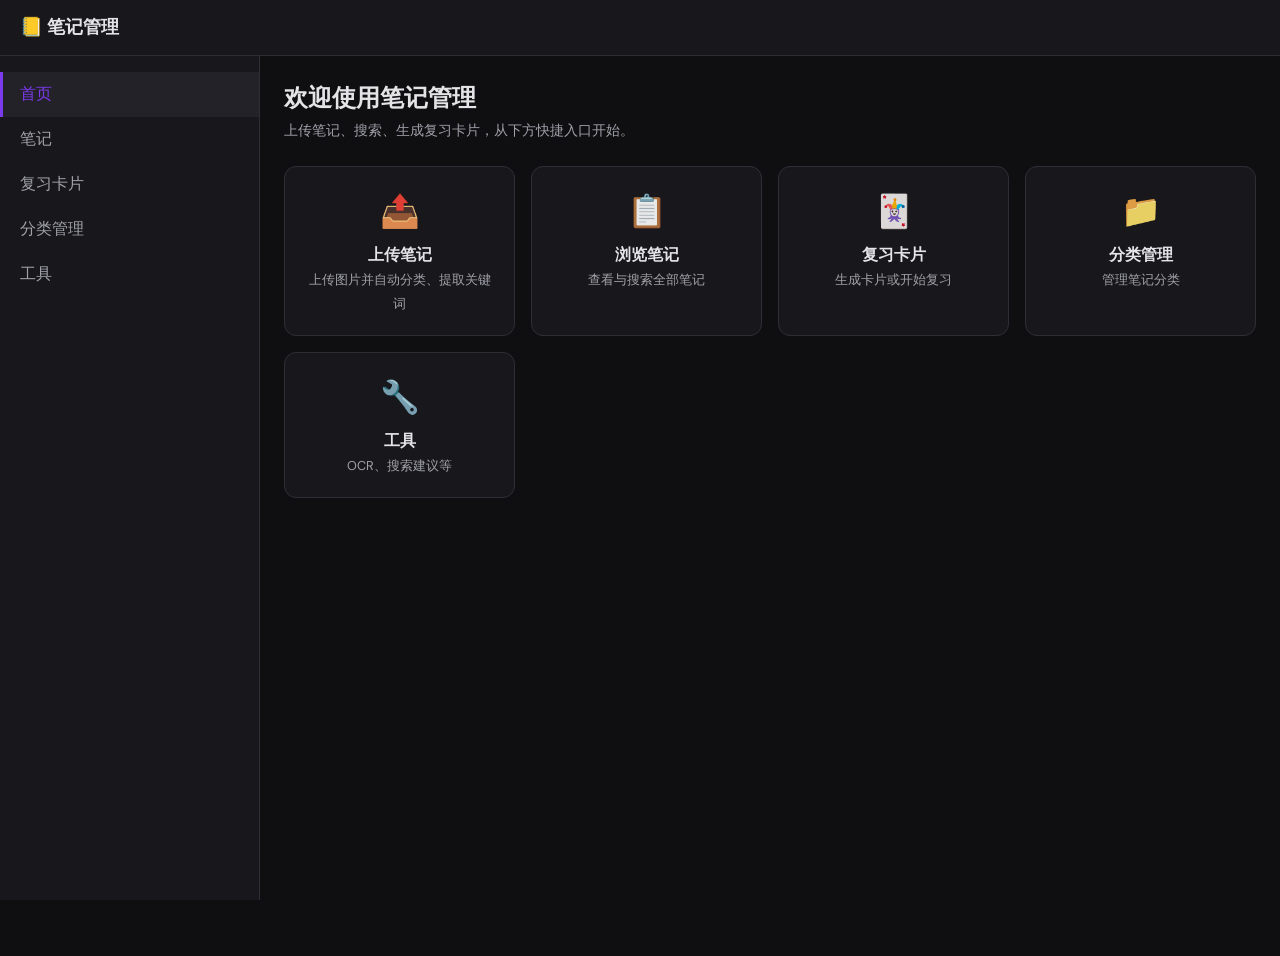
<file: app/static/index.html>
<!DOCTYPE html>
<html lang="zh-CN">
<head>
  <meta charset="UTF-8">
  <meta name="viewport" content="width=device-width, initial-scale=1">
  <title>首页 - 笔记管理</title>
  <link rel="preconnect" href="https://fonts.googleapis.com">
  <link rel="preconnect" href="https://fonts.gstatic.com" crossorigin>
  <link href="https://fonts.googleapis.com/css2?family=DM+Sans:wght@400;500;600;700&display=swap" rel="stylesheet">
  <link rel="stylesheet" href="common.css">
</head>
<body>
  <header class="app-header">
    <div class="logo">
      <a href="index.html">📒 笔记管理</a>
    </div>
    <button type="button" class="nav-toggle" id="nav-toggle" aria-label="打开菜单">
      <svg width="24" height="24" fill="none" stroke="currentColor" stroke-width="2" viewBox="0 0 24 24"><path d="M4 6h16M4 12h16M4 18h16"/></svg>
    </button>
  </header>

  <div class="overlay" id="overlay"></div>
  <aside class="sidebar" id="sidebar">
    <nav>
      <ul>
        <li><a href="index.html" class="active">首页</a></li>
        <li><a href="notes.html">笔记</a></li>
        <li><a href="cards.html">复习卡片</a></li>
        <li><a href="categories.html">分类管理</a></li>
        <li><a href="tools.html">工具</a></li>
      </ul>
    </nav>
  </aside>

  <main class="main-wrap">
    <div class="page-header">
      <h1>欢迎使用笔记管理</h1>
      <p>上传笔记、搜索、生成复习卡片，从下方快捷入口开始。</p>
    </div>

    <div class="dash-cards">
      <a href="notes.html#upload" class="dash-card">
        <span class="icon">📤</span>
        <span>上传笔记</span>
        <small>上传图片并自动分类、提取关键词</small>
      </a>
      <a href="notes.html" class="dash-card">
        <span class="icon">📋</span>
        <span>浏览笔记</span>
        <small>查看与搜索全部笔记</small>
      </a>
      <a href="cards.html" class="dash-card">
        <span class="icon">🃏</span>
        <span>复习卡片</span>
        <small>生成卡片或开始复习</small>
      </a>
      <a href="categories.html" class="dash-card">
        <span class="icon">📁</span>
        <span>分类管理</span>
        <small>管理笔记分类</small>
      </a>
      <a href="tools.html" class="dash-card">
        <span class="icon">🔧</span>
        <span>工具</span>
        <small>OCR、搜索建议等</small>
      </a>
    </div>
  </main>

  <script>
    (function () {
      var toggle = document.getElementById('nav-toggle');
      var sidebar = document.getElementById('sidebar');
      var overlay = document.getElementById('overlay');
      function open() {
        sidebar.classList.add('open');
        overlay.classList.add('open');
      }
      function close() {
        sidebar.classList.remove('open');
        overlay.classList.remove('open');
      }
      toggle && toggle.addEventListener('click', open);
      overlay && overlay.addEventListener('click', close);
    })();
  </script>
</body>
</html>
</file>
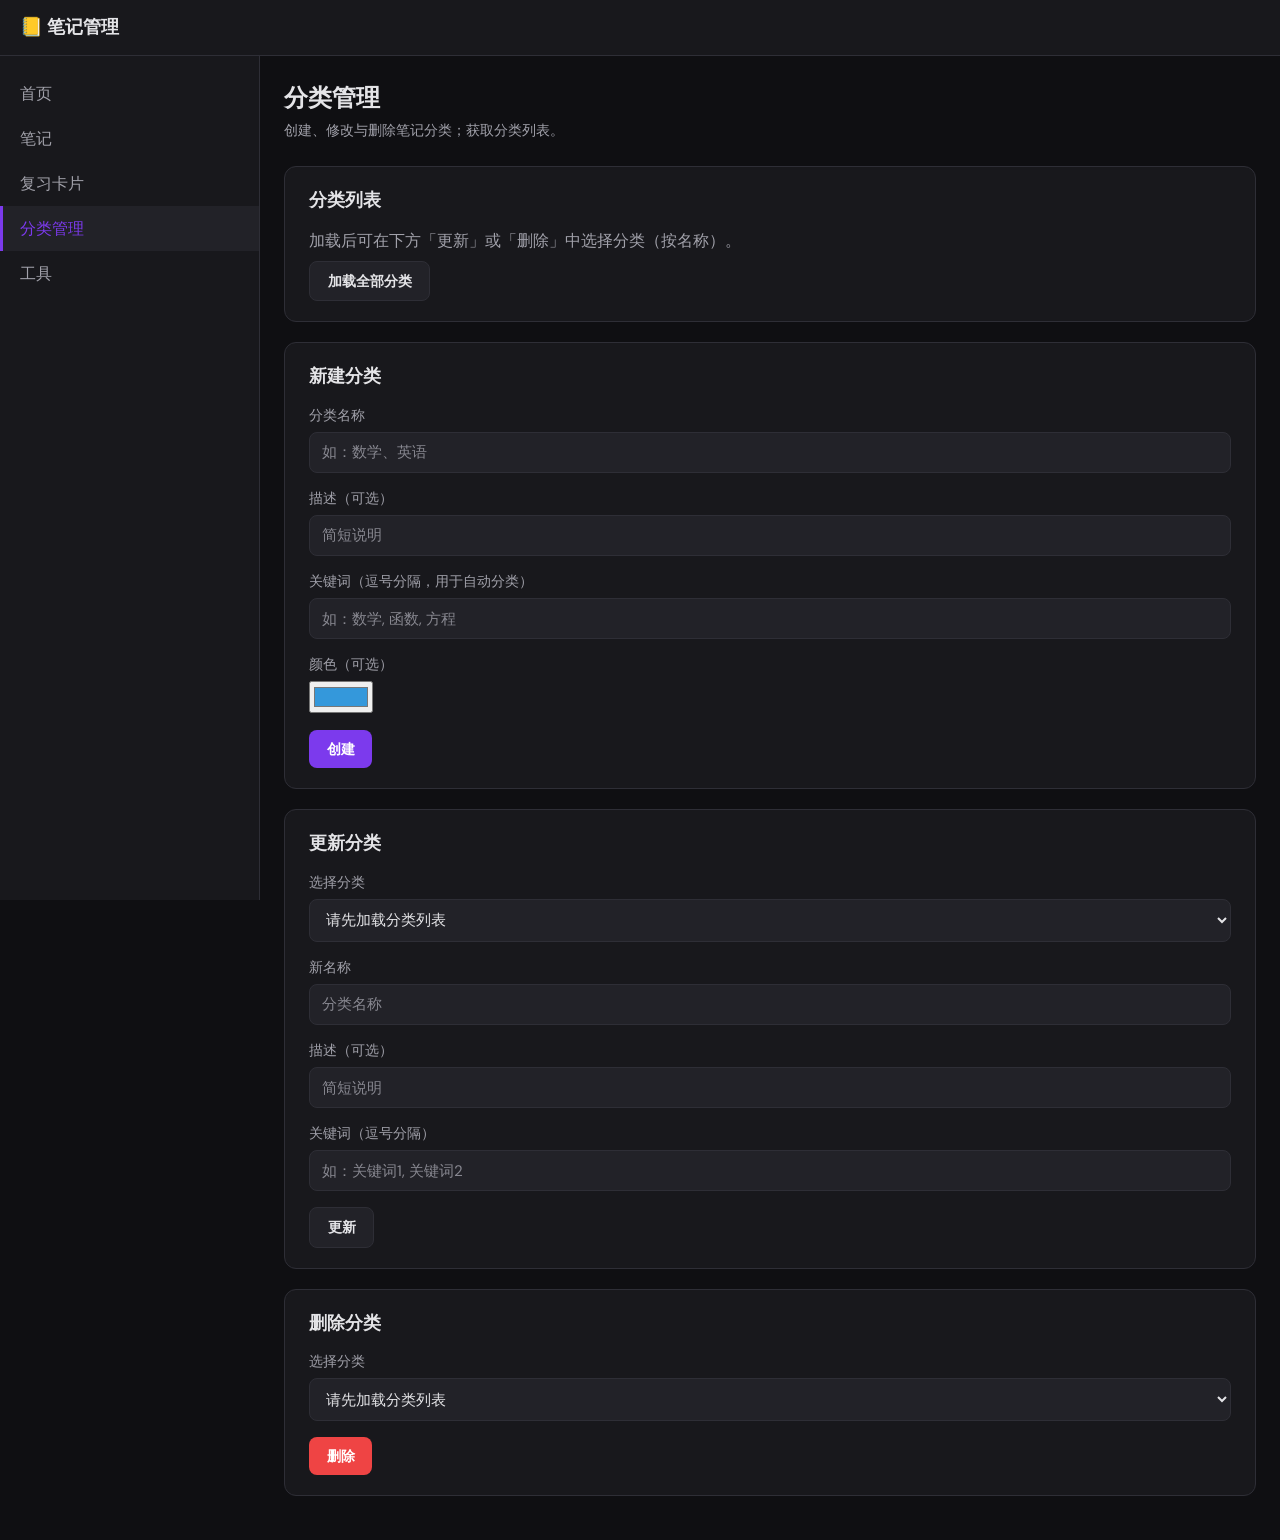
<file: app/static/categories.html>
<!DOCTYPE html>
<html lang="zh-CN">
<head>
  <meta charset="UTF-8">
  <meta name="viewport" content="width=device-width, initial-scale=1">
  <title>分类管理 - 笔记管理</title>
  <link rel="preconnect" href="https://fonts.googleapis.com">
  <link rel="preconnect" href="https://fonts.gstatic.com" crossorigin>
  <link href="https://fonts.googleapis.com/css2?family=DM+Sans:wght@400;500;600;700&display=swap" rel="stylesheet">
  <link rel="stylesheet" href="common.css">
</head>
<body>
  <header class="app-header">
    <div class="logo">
      <a href="index.html">📒 笔记管理</a>
    </div>
    <button type="button" class="nav-toggle" id="nav-toggle" aria-label="打开菜单">
      <svg width="24" height="24" fill="none" stroke="currentColor" stroke-width="2" viewBox="0 0 24 24"><path d="M4 6h16M4 12h16M4 18h16"/></svg>
    </button>
  </header>

  <div class="overlay" id="overlay"></div>
  <aside class="sidebar" id="sidebar">
    <nav>
      <ul>
        <li><a href="index.html">首页</a></li>
        <li><a href="notes.html">笔记</a></li>
        <li><a href="cards.html">复习卡片</a></li>
        <li><a href="categories.html" class="active">分类管理</a></li>
        <li><a href="tools.html">工具</a></li>
      </ul>
    </nav>
  </aside>

  <main class="main-wrap">
    <div class="page-header">
      <h1>分类管理</h1>
      <p>创建、修改与删除笔记分类；获取分类列表。</p>
    </div>

    <section class="card">
      <h2>分类列表</h2>
      <p class="text-muted mb-0 mt-1">加载后可在下方「更新」或「删除」中选择分类（按名称）。</p>
      <div class="btn-group mt-1">
        <button type="button" id="categories-btn" class="btn btn-secondary">加载全部分类</button>
      </div>
      <div id="categories-list" class="mt-2" style="display:none;"></div>
      <div id="categories-advanced" style="display:none;"><span class="advanced-toggle" data-target="categories-raw">▼ 查看原始响应</span><pre id="categories-raw" class="raw-json" style="display:none;"></pre></div>
    </section>

    <section class="card">
      <h2>新建分类</h2>
      <div class="form-group">
        <label>分类名称</label>
        <input type="text" id="create-cat-name" placeholder="如：数学、英语" required />
      </div>
      <div class="form-group">
        <label>描述（可选）</label>
        <input type="text" id="create-cat-desc" placeholder="简短说明" />
      </div>
      <div class="form-group">
        <label>关键词（逗号分隔，用于自动分类）</label>
        <input type="text" id="create-cat-keywords" placeholder="如：数学, 函数, 方程" />
      </div>
      <div class="form-group">
        <label>颜色（可选）</label>
        <input type="color" id="create-cat-color" value="#3498db" style="width:4rem;height:2rem;" />
      </div>
      <div class="btn-group">
        <button type="button" id="create-cat-btn" class="btn btn-primary">创建</button>
      </div>
      <div id="create-cat-readable" class="result-readable" style="display:none;"></div>
      <div id="create-cat-advanced" style="display:none;"><span class="advanced-toggle" data-target="create-cat-raw">▼ 查看原始响应</span><pre id="create-cat-raw" class="raw-json" style="display:none;"></pre></div>
    </section>

    <section class="card">
      <h2>更新分类</h2>
      <div class="form-group">
        <label>选择分类</label>
        <select id="update-cat-id">
          <option value="">请先加载分类列表</option>
        </select>
      </div>
      <div class="form-group">
        <label>新名称</label>
        <input type="text" id="update-cat-name" placeholder="分类名称" />
      </div>
      <div class="form-group">
        <label>描述（可选）</label>
        <input type="text" id="update-cat-desc" placeholder="简短说明" />
      </div>
      <div class="form-group">
        <label>关键词（逗号分隔）</label>
        <input type="text" id="update-cat-keywords" placeholder="如：关键词1, 关键词2" />
      </div>
      <div class="btn-group">
        <button type="button" id="update-cat-btn" class="btn btn-secondary">更新</button>
      </div>
      <div id="update-cat-readable" class="result-readable" style="display:none;"></div>
      <div id="update-cat-advanced" style="display:none;"><span class="advanced-toggle" data-target="update-cat-raw">▼ 查看原始响应</span><pre id="update-cat-raw" class="raw-json" style="display:none;"></pre></div>
    </section>

    <section class="card">
      <h2>删除分类</h2>
      <div class="form-group">
        <label>选择分类</label>
        <select id="delete-cat-id">
          <option value="">请先加载分类列表</option>
        </select>
      </div>
      <div class="btn-group">
        <button type="button" id="delete-cat-btn" class="btn btn-danger">删除</button>
      </div>
      <div id="delete-cat-readable" class="result-readable" style="display:none;"></div>
    </section>
  </main>

  <script type="module">
    import { api } from './api.js';

    function esc(s) {
      if (s == null) return '';
      const d = document.createElement('div');
      d.textContent = s;
      return d.innerHTML;
    }

    document.body.addEventListener('click', function (e) {
      const t = e.target.closest('.advanced-toggle');
      if (!t) return;
      const id = t.getAttribute('data-target');
      const el = document.getElementById(id);
      if (!el) return;
      e.preventDefault();
      const show = el.style.display === 'none';
      el.style.display = show ? 'block' : 'none';
      t.textContent = show ? '▲ 收起' : '▼ 查看原始响应';
    });

    let categoriesCache = [];

    function fillCategorySelects() {
      const opts = categoriesCache.map(c => '<option value="' + c.id + '">' + esc(c.name) + '</option>').join('');
      document.getElementById('update-cat-id').innerHTML = '<option value="">选择分类</option>' + opts;
      document.getElementById('delete-cat-id').innerHTML = '<option value="">选择分类</option>' + opts;
    }

    document.getElementById('categories-btn').addEventListener('click', async () => {
      const listEl = document.getElementById('categories-list');
      const advEl = document.getElementById('categories-advanced');
      listEl.innerHTML = '加载中…';
      listEl.style.display = 'block';
      advEl.style.display = 'none';
      try {
        const res = await api.getCategories();
        const data = Array.isArray(res.data) ? res.data : (res.data && res.data.items) ? res.data.items : [];
        categoriesCache = data;
        fillCategorySelects();
        if (!data.length) {
          listEl.innerHTML = '<p class="text-muted">暂无分类。</p>';
        } else {
          let html = '<div class="tag-list" style="flex-direction:column;gap:0.75rem;">';
          data.forEach(c => {
            const kw = (c.keywords || []).join('、') || '无';
            html += '<div class="result-readable"><div class="detail-row"><span class="detail-label">名称</span><span class="detail-value">' + esc(c.name) + '</span></div><div class="detail-row"><span class="detail-label">描述</span><span class="detail-value">' + esc(c.description || '-') + '</span></div><div class="detail-row"><span class="detail-label">关键词</span><span class="detail-value">' + esc(kw) + '</span></div></div>';
          });
          html += '</div>';
          listEl.innerHTML = html;
        }
        advEl.style.display = 'block';
        document.getElementById('categories-raw').textContent = JSON.stringify(res, null, 2);
      } catch (err) {
        listEl.innerHTML = '<span style="color:var(--danger);">错误: ' + esc(err + '') + '</span>';
      }
    });

    document.getElementById('create-cat-btn').addEventListener('click', async () => {
      const name = document.getElementById('create-cat-name').value.trim();
      const readEl = document.getElementById('create-cat-readable');
      const advEl = document.getElementById('create-cat-advanced');
      if (!name) { readEl.innerHTML = '<span style="color:var(--danger);">请输入分类名称</span>'; readEl.style.display = 'block'; return; }
      const keywordsStr = document.getElementById('create-cat-keywords').value.trim();
      const keywords = keywordsStr ? keywordsStr.split(/[,，]/).map(s => s.trim()).filter(Boolean) : [];
      const body = {
        name,
        description: document.getElementById('create-cat-desc').value.trim() || undefined,
        keywords: keywords.length ? keywords : undefined,
        color: document.getElementById('create-cat-color').value
      };
      readEl.innerHTML = '创建中…';
      readEl.style.display = 'block';
      advEl.style.display = 'none';
      try {
        const res = await api.createCategory(body);
        const d = res.data || {};
        readEl.innerHTML = '<p class="success-msg">' + (res.message || '创建成功') + '</p><div class="detail-row"><span class="detail-label">名称</span><span class="detail-value">' + esc(d.name || name) + '</span></div>';
        advEl.style.display = 'block';
        document.getElementById('create-cat-raw').textContent = JSON.stringify(res, null, 2);
      } catch (err) {
        readEl.innerHTML = '<span style="color:var(--danger);">错误: ' + esc(err + '') + '</span>';
      }
    });

    document.getElementById('update-cat-btn').addEventListener('click', async () => {
      const id = document.getElementById('update-cat-id').value;
      const readEl = document.getElementById('update-cat-readable');
      const advEl = document.getElementById('update-cat-advanced');
      if (!id) { readEl.innerHTML = '<span style="color:var(--danger);">请选择要更新的分类</span>'; readEl.style.display = 'block'; return; }
      const keywordsStr = document.getElementById('update-cat-keywords').value.trim();
      const keywords = keywordsStr ? keywordsStr.split(/[,，]/).map(s => s.trim()).filter(Boolean) : undefined;
      const body = {
        name: document.getElementById('update-cat-name').value.trim() || undefined,
        description: document.getElementById('update-cat-desc').value.trim() || undefined,
        keywords
      };
      if (!body.name && !body.description && keywords === undefined) {
        readEl.innerHTML = '<span style="color:var(--danger);">请至少填写一项</span>';
        readEl.style.display = 'block';
        return;
      }
      readEl.innerHTML = '更新中…';
      readEl.style.display = 'block';
      advEl.style.display = 'none';
      try {
        const res = await api.updateCategory(id, body);
        const d = res.data || {};
        readEl.innerHTML = '<p class="success-msg">' + (res.message || '更新成功') + '</p><div class="detail-row"><span class="detail-label">名称</span><span class="detail-value">' + esc(d.name || '') + '</span></div>';
        advEl.style.display = 'block';
        document.getElementById('update-cat-raw').textContent = JSON.stringify(res, null, 2);
      } catch (err) {
        readEl.innerHTML = '<span style="color:var(--danger);">错误: ' + esc(err + '') + '</span>';
      }
    });

    document.getElementById('delete-cat-btn').addEventListener('click', async () => {
      const id = document.getElementById('delete-cat-id').value;
      const readEl = document.getElementById('delete-cat-readable');
      if (!id) { readEl.innerHTML = '<span style="color:var(--danger);">请选择要删除的分类</span>'; readEl.style.display = 'block'; return; }
      if (!confirm('确定删除该分类？')) return;
      readEl.innerHTML = '删除中…';
      readEl.style.display = 'block';
      try {
        await api.deleteCategory(id);
        readEl.innerHTML = '<p class="success-msg">删除成功</p>';
        categoriesCache = categoriesCache.filter(c => String(c.id) !== String(id));
        fillCategorySelects();
      } catch (err) {
        readEl.innerHTML = '<span style="color:var(--danger);">错误: ' + esc(err + '') + '</span>';
      }
    });

    document.getElementById('update-cat-id').addEventListener('change', function () {
      const id = this.value;
      const cat = categoriesCache.find(c => String(c.id) === id);
      if (cat) {
        document.getElementById('update-cat-name').value = cat.name || '';
        document.getElementById('update-cat-desc').value = cat.description || '';
        document.getElementById('update-cat-keywords').value = (cat.keywords || []).join(', ');
      }
    });
  </script>

  <script>
    (function () {
      var toggle = document.getElementById('nav-toggle');
      var sidebar = document.getElementById('sidebar');
      var overlay = document.getElementById('overlay');
      function open() { sidebar.classList.add('open'); overlay.classList.add('open'); }
      function close() { sidebar.classList.remove('open'); overlay.classList.remove('open'); }
      toggle && toggle.addEventListener('click', open);
      overlay && overlay.addEventListener('click', close);
    })();
  </script>
</body>
</html>
</file>
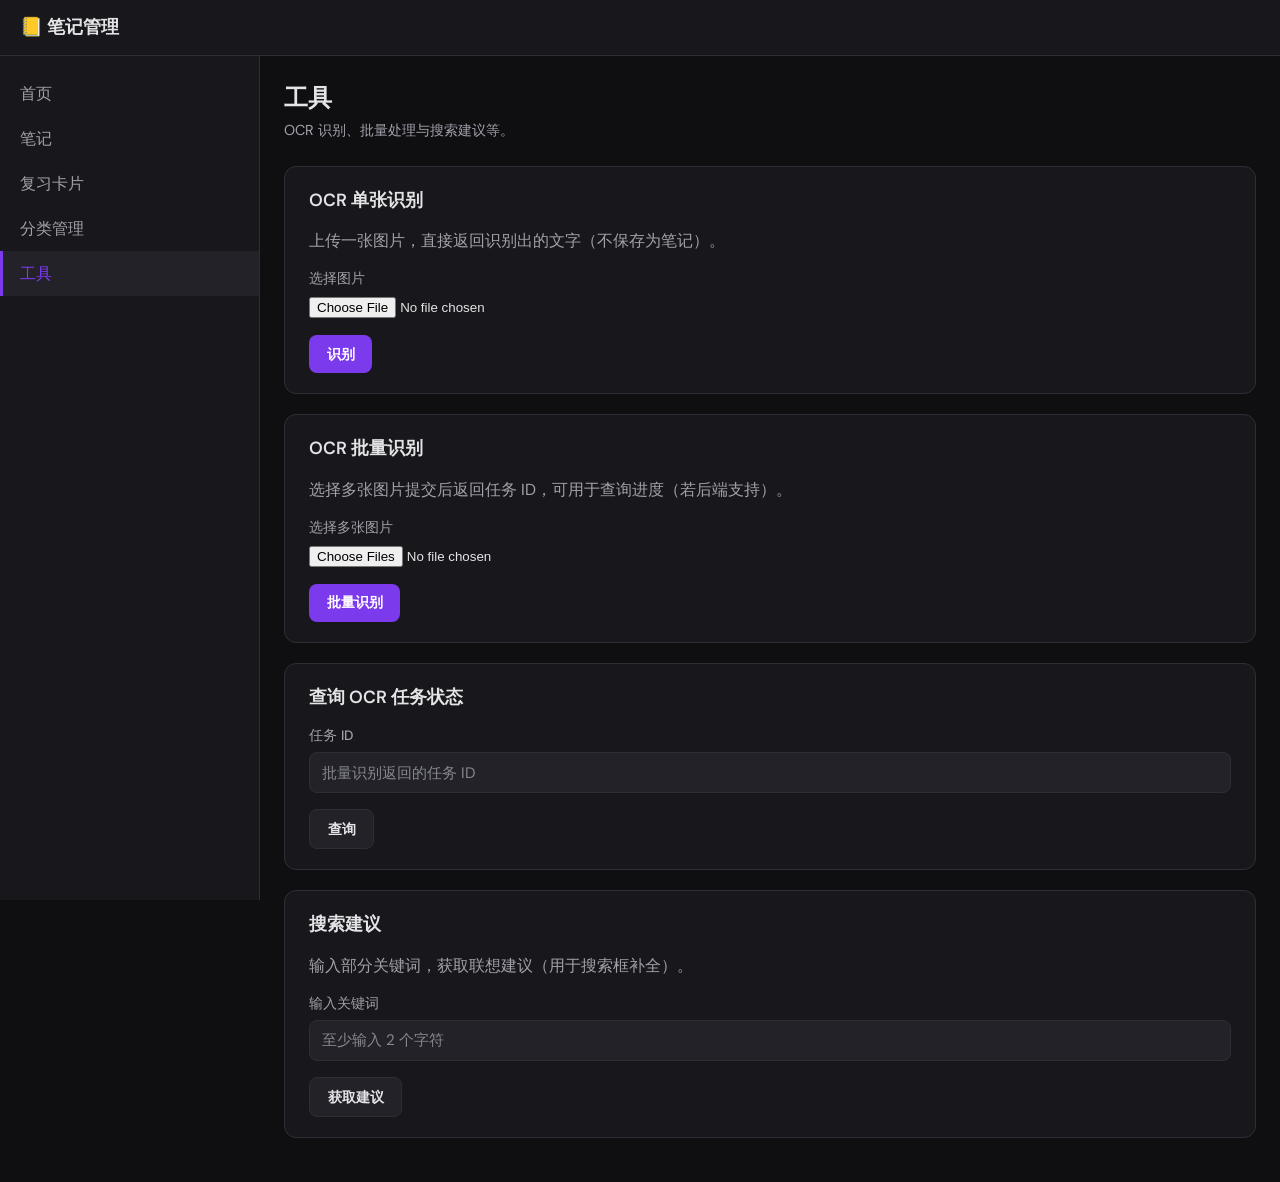
<file: main/app/static/tools.html>
<!DOCTYPE html>
<html lang="zh-CN">
<head>
  <meta charset="UTF-8">
  <meta name="viewport" content="width=device-width, initial-scale=1">
  <title>工具 - 笔记管理</title>
  <link rel="preconnect" href="https://fonts.googleapis.com">
  <link rel="preconnect" href="https://fonts.gstatic.com" crossorigin>
  <link href="https://fonts.googleapis.com/css2?family=DM+Sans:wght@400;500;600;700&display=swap" rel="stylesheet">
  <link rel="stylesheet" href="common.css">
</head>
<body>
  <header class="app-header">
    <div class="logo">
      <a href="index.html">📒 笔记管理</a>
    </div>
    <button type="button" class="nav-toggle" id="nav-toggle" aria-label="打开菜单">
      <svg width="24" height="24" fill="none" stroke="currentColor" stroke-width="2" viewBox="0 0 24 24"><path d="M4 6h16M4 12h16M4 18h16"/></svg>
    </button>
  </header>

  <div class="overlay" id="overlay"></div>
  <aside class="sidebar" id="sidebar">
    <nav>
      <ul>
        <li><a href="index.html">首页</a></li>
        <li><a href="notes.html">笔记</a></li>
        <li><a href="cards.html">复习卡片</a></li>
        <li><a href="categories.html">分类管理</a></li>
        <li><a href="tools.html" class="active">工具</a></li>
      </ul>
    </nav>
  </aside>

  <main class="main-wrap">
    <div class="page-header">
      <h1>工具</h1>
      <p>OCR 识别、批量处理与搜索建议等。</p>
    </div>

    <section class="card">
      <h2>OCR 单张识别</h2>
      <p class="text-muted mb-0 mt-1">上传一张图片，直接返回识别出的文字（不保存为笔记）。</p>
      <div class="form-group mt-2">
        <label>选择图片</label>
        <input type="file" id="ocr-file" accept="image/*" />
      </div>
      <div class="btn-group">
        <button type="button" id="ocr-process-btn" class="btn btn-primary">识别</button>
      </div>
      <div id="ocr-readable" class="result-readable" style="display:none;"></div>
      <div id="ocr-advanced" style="display:none;"><span class="advanced-toggle" data-target="ocr-raw">▼ 查看原始响应</span><pre id="ocr-raw" class="raw-json" style="display:none;"></pre></div>
    </section>

    <section class="card">
      <h2>OCR 批量识别</h2>
      <p class="text-muted mb-0 mt-1">选择多张图片提交后返回任务 ID，可用于查询进度（若后端支持）。</p>
      <div class="form-group mt-2">
        <label>选择多张图片</label>
        <input type="file" id="ocr-batch-files" accept="image/*" multiple />
      </div>
      <div class="btn-group">
        <button type="button" id="ocr-batch-btn" class="btn btn-primary">批量识别</button>
      </div>
      <div id="ocr-batch-result" class="result-box" style="display:none;"></div>
    </section>

    <section class="card">
      <h2>查询 OCR 任务状态</h2>
      <div class="form-group">
        <label>任务 ID</label>
        <input type="text" id="ocr-status-id" placeholder="批量识别返回的任务 ID" />
      </div>
      <div class="btn-group">
        <button type="button" id="ocr-status-btn" class="btn btn-secondary">查询</button>
      </div>
      <div id="ocr-status-result" class="result-box" style="display:none;"></div>
    </section>

    <section class="card">
      <h2>搜索建议</h2>
      <p class="text-muted mb-0 mt-1">输入部分关键词，获取联想建议（用于搜索框补全）。</p>
      <div class="form-group mt-2">
        <label>输入关键词</label>
        <input type="text" id="suggest-q" placeholder="至少输入 2 个字符" />
      </div>
      <div class="btn-group">
        <button type="button" id="suggest-btn" class="btn btn-secondary">获取建议</button>
      </div>
      <div id="suggest-readable" class="result-readable" style="display:none;"></div>
      <div id="suggest-advanced" style="display:none;"><span class="advanced-toggle" data-target="suggest-raw">▼ 查看原始响应</span><pre id="suggest-raw" class="raw-json" style="display:none;"></pre></div>
    </section>
  </main>

  <script type="module">
    import { api } from './api.js';

    function esc(s) {
      if (s == null) return '';
      const d = document.createElement('div');
      d.textContent = s;
      return d.innerHTML;
    }

    document.body.addEventListener('click', function (e) {
      const t = e.target.closest('.advanced-toggle');
      if (!t) return;
      const id = t.getAttribute('data-target');
      const el = document.getElementById(id);
      if (!el) return;
      e.preventDefault();
      const show = el.style.display === 'none';
      el.style.display = show ? 'block' : 'none';
      t.textContent = show ? '▲ 收起' : '▼ 查看原始响应';
    });

    document.getElementById('ocr-process-btn').addEventListener('click', async () => {
      const file = document.getElementById('ocr-file').files[0];
      const readEl = document.getElementById('ocr-readable');
      const advEl = document.getElementById('ocr-advanced');
      if (!file) { readEl.innerHTML = '<span style="color:var(--danger);">请选择一张图片</span>'; readEl.style.display = 'block'; return; }
      const fd = new FormData();
      fd.append('file', file);
      readEl.innerHTML = '识别中…';
      readEl.style.display = 'block';
      advEl.style.display = 'none';
      try {
        const res = await api.ocrProcess(fd);
        const d = res.data || {};
        const text = (d.text || '').trim() || '（未识别到文字）';
        const conf = d.confidence != null ? (d.confidence * 100).toFixed(1) + '%' : '-';
        readEl.innerHTML = '<div class="detail-row"><span class="detail-label">识别结果</span><div class="detail-value content-block">' + esc(text) + '</div></div><div class="detail-row"><span class="detail-label">置信度</span><span class="detail-value">' + conf + '</span></div>';
        advEl.style.display = 'block';
        document.getElementById('ocr-raw').textContent = JSON.stringify(res, null, 2);
      } catch (err) {
        readEl.innerHTML = '<span style="color:var(--danger);">错误: ' + esc(err + '') + '</span>';
      }
    });

    document.getElementById('ocr-batch-btn').addEventListener('click', async () => {
      const files = document.getElementById('ocr-batch-files').files;
      const resEl = document.getElementById('ocr-batch-result');
      if (!files.length) { resEl.textContent = '请选择至少一张图片'; resEl.style.display = 'block'; return; }
      const fd = new FormData();
      for (let i = 0; i < files.length; i++) fd.append('files', files[i]);
      resEl.textContent = '处理中…';
      resEl.style.display = 'block';
      try {
        const res = await api.ocrBatch(fd);
        resEl.textContent = JSON.stringify(res, null, 2);
      } catch (err) {
        resEl.textContent = '错误: ' + err;
      }
    });

    document.getElementById('ocr-status-btn').addEventListener('click', async () => {
      const id = document.getElementById('ocr-status-id').value;
      const resEl = document.getElementById('ocr-status-result');
      if (!id) { resEl.textContent = '请输入任务 ID'; resEl.style.display = 'block'; return; }
      resEl.textContent = '查询中…';
      resEl.style.display = 'block';
      try {
        const res = await api.ocrStatus(id);
        resEl.textContent = JSON.stringify(res, null, 2);
      } catch (err) {
        resEl.textContent = '错误: ' + err;
      }
    });

    document.getElementById('suggest-btn').addEventListener('click', async () => {
      const q = document.getElementById('suggest-q').value;
      const readEl = document.getElementById('suggest-readable');
      const advEl = document.getElementById('suggest-advanced');
      if (q.length < 2) { readEl.innerHTML = '<span style="color:var(--danger);">请至少输入 2 个字符</span>'; readEl.style.display = 'block'; return; }
      readEl.innerHTML = '获取中…';
      readEl.style.display = 'block';
      advEl.style.display = 'none';
      try {
        const data = await api.searchSuggestions({ q });
        const list = Array.isArray(data) ? data : (data && data.items) ? data.items : [];
        let html = '<div class="detail-row"><span class="detail-label">建议</span><span class="detail-value tag-list">';
        if (list.length) list.forEach(s => { html += '<span>' + esc(typeof s === 'string' ? s : s.text || s.label || JSON.stringify(s)) + '</span>'; });
        else html += '无';
        html += '</span></div>';
        readEl.innerHTML = html;
        advEl.style.display = 'block';
        document.getElementById('suggest-raw').textContent = JSON.stringify(list, null, 2);
      } catch (err) {
        readEl.innerHTML = '<span style="color:var(--danger);">错误: ' + esc(err + '') + '</span>';
      }
    });
  </script>

  <script>
    (function () {
      var toggle = document.getElementById('nav-toggle');
      var sidebar = document.getElementById('sidebar');
      var overlay = document.getElementById('overlay');
      function open() { sidebar.classList.add('open'); overlay.classList.add('open'); }
      function close() { sidebar.classList.remove('open'); overlay.classList.remove('open'); }
      toggle && toggle.addEventListener('click', open);
      overlay && overlay.addEventListener('click', close);
    })();
  </script>
</body>
</html>
</file>
<file: app/static/common.css>
/* Note Organizer - 共用样式与响应式布局 */
:root {
  --bg: #0f0f12;
  --surface: #18181c;
  --surface2: #222228;
  --border: #2e2e36;
  --text: #e4e4e7;
  --text-muted: #a1a1aa;
  --accent: #7c3aed;
  --accent-hover: #8b5cf6;
  --success: #22c55e;
  --warning: #f59e0b;
  --danger: #ef4444;
  --radius: 12px;
  --radius-sm: 8px;
  --nav-width: 260px;
  --header-h: 56px;
}

* {
  box-sizing: border-box;
}

body {
  margin: 0;
  font-family: 'DM Sans', -apple-system, BlinkMacSystemFont, sans-serif;
  background: var(--bg);
  color: var(--text);
  min-height: 100vh;
  line-height: 1.5;
}

a {
  color: var(--accent);
  text-decoration: none;
}
a:hover {
  color: var(--accent-hover);
}

.app-header {
  position: fixed;
  top: 0;
  left: 0;
  right: 0;
  height: var(--header-h);
  background: var(--surface);
  border-bottom: 1px solid var(--border);
  display: flex;
  align-items: center;
  justify-content: space-between;
  padding: 0 1rem 0 0;
  z-index: 100;
}

.app-header .logo {
  display: flex;
  align-items: center;
  gap: 0.75rem;
  padding: 0 1.25rem;
  font-weight: 700;
  font-size: 1.15rem;
  color: var(--text);
}
.app-header .logo a {
  color: inherit;
}

.nav-toggle {
  display: none;
  background: none;
  border: none;
  color: var(--text);
  padding: 0.5rem;
  cursor: pointer;
  border-radius: var(--radius-sm);
}

.sidebar {
  position: fixed;
  top: var(--header-h);
  left: 0;
  width: var(--nav-width);
  height: calc(100vh - var(--header-h));
  background: var(--surface);
  border-right: 1px solid var(--border);
  padding: 1rem 0;
  overflow-y: auto;
  z-index: 99;
  transition: transform 0.2s ease, opacity 0.2s ease;
}

.sidebar nav ul {
  list-style: none;
  margin: 0;
  padding: 0;
}

.sidebar nav a {
  display: flex;
  align-items: center;
  gap: 0.75rem;
  padding: 0.65rem 1.25rem;
  color: var(--text-muted);
  font-weight: 500;
  transition: color 0.15s, background 0.15s;
}

.sidebar nav a:hover,
.sidebar nav a.active {
  color: var(--text);
  background: var(--surface2);
}

.sidebar nav a.active {
  color: var(--accent);
  border-left: 3px solid var(--accent);
  padding-left: calc(1.25rem - 3px);
}

.main-wrap {
  margin-top: var(--header-h);
  margin-left: var(--nav-width);
  min-height: calc(100vh - var(--header-h));
  padding: 1.5rem;
  transition: margin-left 0.2s ease;
}

.page-header {
  margin-bottom: 1.5rem;
}

.page-header h1 {
  font-size: 1.5rem;
  font-weight: 700;
  margin: 0 0 0.25rem 0;
  color: var(--text);
}

.page-header p {
  margin: 0;
  color: var(--text-muted);
  font-size: 0.9rem;
}

.card {
  background: var(--surface);
  border: 1px solid var(--border);
  border-radius: var(--radius);
  padding: 1.25rem 1.5rem;
  margin-bottom: 1.25rem;
}

.card h2 {
  font-size: 1.1rem;
  font-weight: 600;
  margin: 0 0 1rem 0;
  color: var(--text);
}

.form-group {
  margin-bottom: 1rem;
}

.form-group label {
  display: block;
  font-size: 0.85rem;
  font-weight: 500;
  color: var(--text-muted);
  margin-bottom: 0.35rem;
}

input[type="text"],
input[type="number"],
input[type="search"],
textarea,
select {
  width: 100%;
  padding: 0.6rem 0.75rem;
  background: var(--surface2);
  border: 1px solid var(--border);
  border-radius: var(--radius-sm);
  color: var(--text);
  font-size: 0.95rem;
  font-family: inherit;
}

input:focus,
textarea:focus,
select:focus {
  outline: none;
  border-color: var(--accent);
  box-shadow: 0 0 0 3px rgba(124, 58, 237, 0.2);
}

input::placeholder,
textarea::placeholder {
  color: var(--text-muted);
  opacity: 0.8;
}

textarea {
  min-height: 80px;
  resize: vertical;
}

.checkbox-label {
  display: inline-flex;
  align-items: center;
  gap: 0.5rem;
  cursor: pointer;
  font-size: 0.9rem;
  color: var(--text-muted);
}

input[type="checkbox"] {
  width: 1.1rem;
  height: 1.1rem;
  accent-color: var(--accent);
}

.btn {
  display: inline-flex;
  align-items: center;
  justify-content: center;
  gap: 0.5rem;
  padding: 0.6rem 1.1rem;
  font-size: 0.9rem;
  font-weight: 600;
  font-family: inherit;
  border: none;
  border-radius: var(--radius-sm);
  cursor: pointer;
  transition: background 0.15s, transform 0.1s;
}

.btn:active {
  transform: scale(0.98);
}

.btn-primary {
  background: var(--accent);
  color: #fff;
}

.btn-primary:hover {
  background: var(--accent-hover);
}

.btn-secondary {
  background: var(--surface2);
  color: var(--text);
  border: 1px solid var(--border);
}

.btn-secondary:hover {
  background: var(--border);
}

.btn-danger {
  background: var(--danger);
  color: #fff;
}

.btn-danger:hover {
  background: #dc2626;
}

.btn-group {
  display: flex;
  flex-wrap: wrap;
  gap: 0.5rem;
  margin-top: 0.75rem;
}

.result-box {
  margin-top: 1rem;
  padding: 1rem;
  background: var(--surface2);
  border-radius: var(--radius-sm);
  border: 1px solid var(--border);
  font-size: 0.85rem;
  overflow-x: auto;
  white-space: pre-wrap;
  word-break: break-word;
  color: var(--text-muted);
  max-height: 280px;
  overflow-y: auto;
}

.table-wrap {
  overflow-x: auto;
  margin-top: 1rem;
  border-radius: var(--radius-sm);
  border: 1px solid var(--border);
}

table {
  width: 100%;
  border-collapse: collapse;
  font-size: 0.9rem;
}

th, td {
  padding: 0.65rem 1rem;
  text-align: left;
  border-bottom: 1px solid var(--border);
}

th {
  background: var(--surface2);
  font-weight: 600;
  color: var(--text-muted);
  white-space: nowrap;
}

tr:last-child td {
  border-bottom: none;
}

tr[data-note-id] {
  cursor: pointer;
}

.dash-cards {
  display: grid;
  grid-template-columns: repeat(auto-fill, minmax(200px, 1fr));
  gap: 1rem;
  margin-top: 1rem;
}

.dash-card {
  display: block;
  background: var(--surface);
  border: 1px solid var(--border);
  border-radius: var(--radius);
  padding: 1.25rem;
  text-align: center;
  transition: border-color 0.15s, transform 0.1s;
}

.dash-card:hover {
  border-color: var(--accent);
  transform: translateY(-2px);
}

.dash-card .icon {
  font-size: 2rem;
  margin-bottom: 0.5rem;
  opacity: 0.9;
}

.dash-card span {
  display: block;
  font-weight: 600;
  color: var(--text);
}

.dash-card small {
  font-size: 0.8rem;
  color: var(--text-muted);
}

.text-muted { color: var(--text-muted); }
.mt-1 { margin-top: 0.5rem; }
.mt-2 { margin-top: 1rem; }
.mb-0 { margin-bottom: 0; }

/* 易读结果区域 */
.result-readable {
  margin-top: 1rem;
  padding: 1rem 1.25rem;
  background: var(--surface2);
  border-radius: var(--radius-sm);
  border: 1px solid var(--border);
  font-size: 0.9rem;
  color: var(--text);
}

.result-readable .detail-row {
  display: flex;
  gap: 0.5rem;
  margin-bottom: 0.5rem;
  align-items: flex-start;
}

.result-readable .detail-row:last-child { margin-bottom: 0; }

.result-readable .detail-label {
  color: var(--text-muted);
  min-width: 5rem;
  flex-shrink: 0;
}

.result-readable .detail-value {
  word-break: break-word;
  white-space: pre-wrap;
}

.result-readable .content-block {
  max-height: 200px;
  overflow-y: auto;
  white-space: pre-wrap;
  word-break: break-word;
}

.advanced-toggle {
  margin-top: 0.75rem;
  font-size: 0.85rem;
  color: var(--text-muted);
  cursor: pointer;
  user-select: none;
}

.advanced-toggle:hover { color: var(--accent); }

.raw-json {
  margin-top: 0.5rem;
  padding: 0.75rem;
  background: var(--bg);
  border-radius: var(--radius-sm);
  font-size: 0.8rem;
  white-space: pre-wrap;
  word-break: break-word;
  color: var(--text-muted);
  max-height: 200px;
  overflow: auto;
}

.tag-list {
  display: flex;
  flex-wrap: wrap;
  gap: 0.35rem;
}

.tag-list span {
  padding: 0.2rem 0.5rem;
  background: var(--border);
  border-radius: 4px;
  font-size: 0.85rem;
}

.success-msg { color: var(--success); }

/* 笔记编辑器增强样式 */
.editor-wrapper {
  background: var(--surface2);
  border: 1px solid var(--border);
  border-radius: var(--radius-sm);
  overflow: hidden;
  margin-bottom: 0.75rem;
}

.editor-toolbar {
  display: flex;
  justify-content: space-between;
  align-items: center;
  padding: 0.5rem 0.75rem;
  background: var(--bg);
  border-bottom: 1px solid var(--border);
  flex-wrap: wrap;
  gap: 0.5rem;
}

.editor-stats {
  font-size: 0.8rem;
  color: var(--text-muted);
}

.editor-actions {
  display: flex;
  gap: 0.5rem;
}

.btn-sm {
  padding: 0.35rem 0.6rem;
  font-size: 0.8rem;
}

.editor-container {
  display: flex;
  flex-direction: row;
  min-height: 400px;
}

.image-preview-panel {
  width: 350px;
  min-width: 350px;
  max-width: 50%;
  padding: 1rem;
  background: var(--bg);
  border-right: 1px solid var(--border);
  display: flex;
  flex-direction: column;
  gap: 0.5rem;
  overflow-y: auto;
}

.image-preview-panel img {
  width: 100%;
  height: auto;
  max-height: 600px;
  object-fit: contain;
  border-radius: var(--radius-sm);
  border: 1px solid var(--border);
  background: var(--surface2);
}

.image-preview-label {
  font-size: 0.8rem;
  color: var(--text-muted);
  text-align: center;
  padding: 0.5rem 0;
  border-top: 1px solid var(--border);
  margin-top: 0.5rem;
}

.image-preview-placeholder {
  display: flex;
  align-items: center;
  justify-content: center;
  height: 200px;
  background: var(--surface2);
  border-radius: var(--radius-sm);
  color: var(--text-muted);
  font-size: 0.9rem;
}

.editor-main {
  flex: 1;
  display: flex;
  flex-direction: column;
  min-width: 0;
  min-height: 400px;
}

#update-note-content {
  width: 100%;
  min-height: 350px;
  height: 100%;
  max-height: 800px;
  padding: 1rem;
  background: var(--surface2);
  border: none;
  border-radius: 0;
  color: var(--text);
  font-size: 1rem;
  font-family: inherit;
  line-height: 1.7;
  resize: vertical;
  outline: none;
}

#update-note-content:focus {
  background: var(--surface);
}

.find-replace-panel {
  padding: 0.75rem;
  background: var(--bg);
  border-top: 1px solid var(--border);
}

.find-replace-row {
  display: flex;
  flex-wrap: wrap;
  gap: 0.5rem;
  align-items: center;
}

.find-replace-row input {
  flex: 1;
  min-width: 120px;
  padding: 0.4rem 0.6rem;
  background: var(--surface2);
  border: 1px solid var(--border);
  border-radius: var(--radius-sm);
  color: var(--text);
  font-size: 0.85rem;
}

.find-replace-btns {
  display: flex;
  gap: 0.35rem;
  flex-wrap: wrap;
  align-items: center;
}

.find-status {
  font-size: 0.8rem;
  color: var(--text-muted);
  margin-left: 0.5rem;
}

.find-status.found {
  color: var(--success);
}

.find-status.not-found {
  color: var(--danger);
}

@media (max-width: 768px) {
  .editor-container {
    flex-direction: column;
    min-height: 300px;
  }

  .image-preview-panel {
    width: 100%;
    min-width: auto;
    max-width: 100%;
    border-right: none;
    border-bottom: 1px solid var(--border);
    flex-direction: column;
    max-height: 300px;
  }

  .image-preview-panel img {
    max-height: 250px;
  }

  .editor-main {
    min-height: 300px;
  }

  #update-note-content {
    min-height: 250px;
  }

  .find-replace-row {
    flex-direction: column;
    align-items: stretch;
  }

  .find-replace-row input {
    width: 100%;
  }

  .find-replace-btns {
    justify-content: flex-start;
  }
}

@media (max-width: 768px) {
  .sidebar {
    position: fixed;
    top: var(--header-h);
    left: 0;
    width: 100%;
    max-width: 280px;
    height: calc(100vh - var(--header-h));
    transform: translateX(-100%);
    box-shadow: 4px 0 20px rgba(0,0,0,0.3);
  }

  .sidebar.open {
    transform: translateX(0);
  }

  .nav-toggle {
    display: flex;
    align-items: center;
    justify-content: center;
  }

  .main-wrap {
    margin-left: 0;
    padding: 1rem;
  }

  .dash-cards {
    grid-template-columns: 1fr 1fr;
  }

  .btn-group {
    flex-direction: column;
  }

  .btn-group .btn {
    width: 100%;
  }

  th, td {
    padding: 0.5rem 0.65rem;
    font-size: 0.8rem;
  }
}

@media (min-width: 769px) and (max-width: 1024px) {
  .main-wrap {
    padding: 1.25rem;
  }

  .dash-cards {
    grid-template-columns: repeat(3, 1fr);
  }
}

.overlay {
  display: none;
  position: fixed;
  inset: 0;
  background: rgba(0,0,0,0.5);
  z-index: 98;
  top: var(--header-h);
}

.overlay.open {
  display: block;
}

/* 卡片类型选择样式 */
.card-type-options {
  display: flex;
  flex-direction: column;
  gap: 0.75rem;
}

.card-type-options .checkbox-label {
  display: flex;
  align-items: flex-start;
  gap: 0.5rem;
  padding: 0.75rem;
  background: var(--surface2);
  border-radius: var(--radius-sm);
  border: 1px solid var(--border);
  cursor: pointer;
  transition: border-color 0.15s;
}

.card-type-options .checkbox-label:hover {
  border-color: var(--accent);
}

.card-type-options input[type="checkbox"] {
  margin-top: 0.15rem;
}

.card-type-options span {
  font-weight: 500;
  color: var(--text);
}

.card-type-options small {
  display: block;
  margin-top: 0.15rem;
  font-size: 0.8rem;
}

/* 笔记选择下拉框 */
#card-note-select {
  width: 100%;
  padding: 0.6rem 0.75rem;
  background: var(--surface2);
  border: 1px solid var(--border);
  border-radius: var(--radius-sm);
  color: var(--text);
  font-size: 0.95rem;
  font-family: inherit;
  cursor: pointer;
}

#card-note-select:focus {
  outline: none;
  border-color: var(--accent);
  box-shadow: 0 0 0 3px rgba(124, 58, 237, 0.2);
}

#card-note-select option {
  background: var(--surface2);
  color: var(--text);
  padding: 0.5rem;
}

/* 卡片预览样式 */
.card-preview-container {
  background: var(--surface2);
  border: 1px solid var(--border);
  border-radius: var(--radius-sm);
  padding: 1.5rem;
  min-height: 200px;
  display: flex;
  flex-direction: column;
  align-items: center;
  gap: 1rem;
}

.card-preview {
  width: 100%;
  max-width: 500px;
  min-height: 150px;
  background: var(--bg);
  border: 2px solid var(--border);
  border-radius: var(--radius);
  padding: 1.5rem;
  display: flex;
  flex-direction: column;
  justify-content: center;
  transition: all 0.3s ease;
}

.card-preview-front,
.card-preview-back {
  display: flex;
  flex-direction: column;
  align-items: center;
  gap: 0.75rem;
}

.card-preview-label {
  font-size: 0.8rem;
  color: var(--text-muted);
  text-transform: uppercase;
  letter-spacing: 0.05em;
}

.card-preview-content {
  font-size: 1.1rem;
  color: var(--text);
  text-align: center;
  line-height: 1.6;
  white-space: pre-wrap;
  word-break: break-word;
  width: 100%;
}

.card-preview-back .card-preview-content {
  color: var(--success);
}

.card-flip-btn {
  min-width: 140px;
}

/* 复习控制样式 */
.study-controls {
  display: flex;
  gap: 0.5rem;
  flex-wrap: wrap;
}

.study-controls select {
  flex: 1;
  min-width: 200px;
  padding: 0.6rem 0.75rem;
  background: var(--surface2);
  border: 1px solid var(--border);
  border-radius: var(--radius-sm);
  color: var(--text);
  font-size: 0.95rem;
  font-family: inherit;
  cursor: pointer;
}

.study-controls select:focus {
  outline: none;
  border-color: var(--accent);
  box-shadow: 0 0 0 3px rgba(124, 58, 237, 0.2);
}

/* 质量评分选项 */
.quality-options {
  display: grid;
  grid-template-columns: repeat(auto-fit, minmax(140px, 1fr));
  gap: 0.5rem;
}

.markdown-body {
  margin-top: 1rem;
  padding: 1.25rem;
  background: var(--surface2);
  border-radius: var(--radius-sm);
  border: 1px solid var(--border);
  min-height: 200px;
  max-height: 500px;
  overflow-y: auto;
  line-height: 1.7;
  color: var(--text);
}

.markdown-body h1,
.markdown-body h2,
.markdown-body h3,
.markdown-body h4,
.markdown-body h5,
.markdown-body h6 {
  margin-top: 1.5rem;
  margin-bottom: 0.75rem;
  font-weight: 600;
  line-height: 1.3;
}

.markdown-body h1 { font-size: 1.75rem; border-bottom: 1px solid var(--border); padding-bottom: 0.5rem; }
.markdown-body h2 { font-size: 1.5rem; border-bottom: 1px solid var(--border); padding-bottom: 0.4rem; }
.markdown-body h3 { font-size: 1.25rem; }
.markdown-body h4 { font-size: 1.1rem; }

.markdown-body h1:first-child,
.markdown-body h2:first-child,
.markdown-body h3:first-child,
.markdown-body h4:first-child {
  margin-top: 0;
}

.markdown-body p {
  margin: 0 0 1rem 0;
}

.markdown-body ul,
.markdown-body ol {
  margin: 0 0 1rem 0;
  padding-left: 2rem;
}

.markdown-body li {
  margin-bottom: 0.25rem;
}

.markdown-body li > ul,
.markdown-body li > ol {
  margin-bottom: 0;
}

.markdown-body blockquote {
  margin: 0 0 1rem 0;
  padding: 0.5rem 1rem;
  border-left: 4px solid var(--accent);
  background: var(--bg);
  color: var(--text-muted);
}

.markdown-body blockquote p:last-child {
  margin-bottom: 0;
}

.markdown-body code {
  padding: 0.2rem 0.4rem;
  background: var(--bg);
  border-radius: 4px;
  font-size: 0.9em;
  font-family: 'Consolas', 'Monaco', monospace;
}

.markdown-body pre {
  margin: 0 0 1rem 0;
  padding: 1rem;
  background: var(--bg);
  border-radius: var(--radius-sm);
  overflow-x: auto;
}

.markdown-body pre code {
  padding: 0;
  background: none;
  font-size: 0.85rem;
  line-height: 1.5;
}

.markdown-body a {
  color: var(--accent);
}

.markdown-body a:hover {
  color: var(--accent-hover);
  text-decoration: underline;
}

.markdown-body hr {
  border: none;
  border-top: 1px solid var(--border);
  margin: 1.5rem 0;
}

.markdown-body table {
  width: 100%;
  border-collapse: collapse;
  margin: 0 0 1rem 0;
}

.markdown-body th,
.markdown-body td {
  padding: 0.5rem 0.75rem;
  border: 1px solid var(--border);
}

.markdown-body th {
  background: var(--bg);
  font-weight: 600;
}

.markdown-body img {
  max-width: 100%;
  height: auto;
  border-radius: var(--radius-sm);
}

.markdown-body strong {
  font-weight: 600;
}

.markdown-body em {
  font-style: italic;
}

.markdown-body del {
  text-decoration: line-through;
  opacity: 0.7;
}

.quality-option {
  display: flex;
  align-items: center;
  gap: 0.5rem;
  padding: 0.75rem;
  background: var(--surface2);
  border: 1px solid var(--border);
  border-radius: var(--radius-sm);
  cursor: pointer;
  transition: all 0.15s;
}

.quality-option:hover {
  border-color: var(--accent);
  background: var(--bg);
}

.quality-option input[type="radio"] {
  width: 1.1rem;
  height: 1.1rem;
  accent-color: var(--accent);
}

.quality-option span {
  font-size: 0.9rem;
  color: var(--text);
}

.quality-option:has(input:checked) {
  border-color: var(--accent);
  background: rgba(124, 58, 237, 0.1);
}

/* 复习区域特殊样式 */
#study-section .card-preview-container {
  background: linear-gradient(135deg, var(--surface2) 0%, var(--surface) 100%);
  border: 2px solid var(--accent);
}

#study-section .card-preview {
  border: 2px solid var(--border);
  box-shadow: 0 4px 12px rgba(0, 0, 0, 0.2);
}

@media (max-width: 768px) {
  .study-controls {
    flex-direction: column;
  }

  .study-controls select {
    width: 100%;
  }

  .quality-options {
    grid-template-columns: 1fr 1fr;
  }
}

/* Toggle 开关样式 */
.toggle-row {
  display: flex;
  justify-content: space-between;
  align-items: center;
  padding: 0.5rem 0;
}

.toggle-row span {
  font-weight: 500;
  color: var(--text);
}

.toggle {
  position: relative;
  display: inline-block;
  width: 48px;
  height: 26px;
}

.toggle input {
  opacity: 0;
  width: 0;
  height: 0;
}

.toggle-slider {
  position: absolute;
  cursor: pointer;
  top: 0;
  left: 0;
  right: 0;
  bottom: 0;
  background-color: var(--border);
  transition: 0.3s;
  border-radius: 26px;
}

.toggle-slider:before {
  position: absolute;
  content: "";
  height: 20px;
  width: 20px;
  left: 3px;
  bottom: 3px;
  background-color: white;
  transition: 0.3s;
  border-radius: 50%;
  box-shadow: 0 2px 4px rgba(0,0,0,0.2);
}

.toggle input:checked + .toggle-slider {
  background-color: var(--accent);
}

.toggle input:checked + .toggle-slider:before {
  transform: translateX(22px);
}
</file>
<file: main/app/static/common.css>
/* Note Organizer - 共用样式与响应式布局 */
:root {
  --bg: #0f0f12;
  --surface: #18181c;
  --surface2: #222228;
  --border: #2e2e36;
  --text: #e4e4e7;
  --text-muted: #a1a1aa;
  --accent: #7c3aed;
  --accent-hover: #8b5cf6;
  --success: #22c55e;
  --warning: #f59e0b;
  --danger: #ef4444;
  --radius: 12px;
  --radius-sm: 8px;
  --nav-width: 260px;
  --header-h: 56px;
}

* {
  box-sizing: border-box;
}

body {
  margin: 0;
  font-family: 'DM Sans', -apple-system, BlinkMacSystemFont, sans-serif;
  background: var(--bg);
  color: var(--text);
  min-height: 100vh;
  line-height: 1.5;
}

a {
  color: var(--accent);
  text-decoration: none;
}
a:hover {
  color: var(--accent-hover);
}

.app-header {
  position: fixed;
  top: 0;
  left: 0;
  right: 0;
  height: var(--header-h);
  background: var(--surface);
  border-bottom: 1px solid var(--border);
  display: flex;
  align-items: center;
  justify-content: space-between;
  padding: 0 1rem 0 0;
  z-index: 100;
}

.app-header .logo {
  display: flex;
  align-items: center;
  gap: 0.75rem;
  padding: 0 1.25rem;
  font-weight: 700;
  font-size: 1.15rem;
  color: var(--text);
}
.app-header .logo a {
  color: inherit;
}

.nav-toggle {
  display: none;
  background: none;
  border: none;
  color: var(--text);
  padding: 0.5rem;
  cursor: pointer;
  border-radius: var(--radius-sm);
}

.sidebar {
  position: fixed;
  top: var(--header-h);
  left: 0;
  width: var(--nav-width);
  height: calc(100vh - var(--header-h));
  background: var(--surface);
  border-right: 1px solid var(--border);
  padding: 1rem 0;
  overflow-y: auto;
  z-index: 99;
  transition: transform 0.2s ease, opacity 0.2s ease;
}

.sidebar nav ul {
  list-style: none;
  margin: 0;
  padding: 0;
}

.sidebar nav a {
  display: flex;
  align-items: center;
  gap: 0.75rem;
  padding: 0.65rem 1.25rem;
  color: var(--text-muted);
  font-weight: 500;
  transition: color 0.15s, background 0.15s;
}

.sidebar nav a:hover,
.sidebar nav a.active {
  color: var(--text);
  background: var(--surface2);
}

.sidebar nav a.active {
  color: var(--accent);
  border-left: 3px solid var(--accent);
  padding-left: calc(1.25rem - 3px);
}

.main-wrap {
  margin-top: var(--header-h);
  margin-left: var(--nav-width);
  min-height: calc(100vh - var(--header-h));
  padding: 1.5rem;
  transition: margin-left 0.2s ease;
}

.page-header {
  margin-bottom: 1.5rem;
}

.page-header h1 {
  font-size: 1.5rem;
  font-weight: 700;
  margin: 0 0 0.25rem 0;
  color: var(--text);
}

.page-header p {
  margin: 0;
  color: var(--text-muted);
  font-size: 0.9rem;
}

.card {
  background: var(--surface);
  border: 1px solid var(--border);
  border-radius: var(--radius);
  padding: 1.25rem 1.5rem;
  margin-bottom: 1.25rem;
}

.card h2 {
  font-size: 1.1rem;
  font-weight: 600;
  margin: 0 0 1rem 0;
  color: var(--text);
}

.form-group {
  margin-bottom: 1rem;
}

.form-group label {
  display: block;
  font-size: 0.85rem;
  font-weight: 500;
  color: var(--text-muted);
  margin-bottom: 0.35rem;
}

input[type="text"],
input[type="number"],
input[type="search"],
textarea,
select {
  width: 100%;
  padding: 0.6rem 0.75rem;
  background: var(--surface2);
  border: 1px solid var(--border);
  border-radius: var(--radius-sm);
  color: var(--text);
  font-size: 0.95rem;
  font-family: inherit;
}

input:focus,
textarea:focus,
select:focus {
  outline: none;
  border-color: var(--accent);
  box-shadow: 0 0 0 3px rgba(124, 58, 237, 0.2);
}

input::placeholder,
textarea::placeholder {
  color: var(--text-muted);
  opacity: 0.8;
}

textarea {
  min-height: 80px;
  resize: vertical;
}

.checkbox-label {
  display: inline-flex;
  align-items: center;
  gap: 0.5rem;
  cursor: pointer;
  font-size: 0.9rem;
  color: var(--text-muted);
}

input[type="checkbox"] {
  width: 1.1rem;
  height: 1.1rem;
  accent-color: var(--accent);
}

.btn {
  display: inline-flex;
  align-items: center;
  justify-content: center;
  gap: 0.5rem;
  padding: 0.6rem 1.1rem;
  font-size: 0.9rem;
  font-weight: 600;
  font-family: inherit;
  border: none;
  border-radius: var(--radius-sm);
  cursor: pointer;
  transition: background 0.15s, transform 0.1s;
}

.btn:active {
  transform: scale(0.98);
}

.btn-primary {
  background: var(--accent);
  color: #fff;
}

.btn-primary:hover {
  background: var(--accent-hover);
}

.btn-secondary {
  background: var(--surface2);
  color: var(--text);
  border: 1px solid var(--border);
}

.btn-secondary:hover {
  background: var(--border);
}

.btn-danger {
  background: var(--danger);
  color: #fff;
}

.btn-danger:hover {
  background: #dc2626;
}

.btn-group {
  display: flex;
  flex-wrap: wrap;
  gap: 0.5rem;
  margin-top: 0.75rem;
}

.result-box {
  margin-top: 1rem;
  padding: 1rem;
  background: var(--surface2);
  border-radius: var(--radius-sm);
  border: 1px solid var(--border);
  font-size: 0.85rem;
  overflow-x: auto;
  white-space: pre-wrap;
  word-break: break-word;
  color: var(--text-muted);
  max-height: 280px;
  overflow-y: auto;
}

.table-wrap {
  overflow-x: auto;
  margin-top: 1rem;
  border-radius: var(--radius-sm);
  border: 1px solid var(--border);
}

table {
  width: 100%;
  border-collapse: collapse;
  font-size: 0.9rem;
}

th, td {
  padding: 0.65rem 1rem;
  text-align: left;
  border-bottom: 1px solid var(--border);
}

th {
  background: var(--surface2);
  font-weight: 600;
  color: var(--text-muted);
  white-space: nowrap;
}

tr:last-child td {
  border-bottom: none;
}

tr[data-note-id] {
  cursor: pointer;
}

.dash-cards {
  display: grid;
  grid-template-columns: repeat(auto-fill, minmax(200px, 1fr));
  gap: 1rem;
  margin-top: 1rem;
}

.dash-card {
  display: block;
  background: var(--surface);
  border: 1px solid var(--border);
  border-radius: var(--radius);
  padding: 1.25rem;
  text-align: center;
  transition: border-color 0.15s, transform 0.1s;
}

.dash-card:hover {
  border-color: var(--accent);
  transform: translateY(-2px);
}

.dash-card .icon {
  font-size: 2rem;
  margin-bottom: 0.5rem;
  opacity: 0.9;
}

.dash-card span {
  display: block;
  font-weight: 600;
  color: var(--text);
}

.dash-card small {
  font-size: 0.8rem;
  color: var(--text-muted);
}

.text-muted { color: var(--text-muted); }
.mt-1 { margin-top: 0.5rem; }
.mt-2 { margin-top: 1rem; }
.mb-0 { margin-bottom: 0; }

/* 易读结果区域 */
.result-readable {
  margin-top: 1rem;
  padding: 1rem 1.25rem;
  background: var(--surface2);
  border-radius: var(--radius-sm);
  border: 1px solid var(--border);
  font-size: 0.9rem;
  color: var(--text);
}

.result-readable .detail-row {
  display: flex;
  gap: 0.5rem;
  margin-bottom: 0.5rem;
  align-items: flex-start;
}

.result-readable .detail-row:last-child { margin-bottom: 0; }

.result-readable .detail-label {
  color: var(--text-muted);
  min-width: 5rem;
  flex-shrink: 0;
}

.result-readable .detail-value {
  word-break: break-word;
  white-space: pre-wrap;
}

.result-readable .content-block {
  max-height: 200px;
  overflow-y: auto;
  white-space: pre-wrap;
  word-break: break-word;
}

.advanced-toggle {
  margin-top: 0.75rem;
  font-size: 0.85rem;
  color: var(--text-muted);
  cursor: pointer;
  user-select: none;
}

.advanced-toggle:hover { color: var(--accent); }

.raw-json {
  margin-top: 0.5rem;
  padding: 0.75rem;
  background: var(--bg);
  border-radius: var(--radius-sm);
  font-size: 0.8rem;
  white-space: pre-wrap;
  word-break: break-word;
  color: var(--text-muted);
  max-height: 200px;
  overflow: auto;
}

.tag-list {
  display: flex;
  flex-wrap: wrap;
  gap: 0.35rem;
}

.tag-list span {
  padding: 0.2rem 0.5rem;
  background: var(--border);
  border-radius: 4px;
  font-size: 0.85rem;
}

.success-msg { color: var(--success); }

/* 笔记编辑器增强样式 */
.editor-wrapper {
  background: var(--surface2);
  border: 1px solid var(--border);
  border-radius: var(--radius-sm);
  overflow: hidden;
  margin-bottom: 0.75rem;
}

.editor-toolbar {
  display: flex;
  justify-content: space-between;
  align-items: center;
  padding: 0.5rem 0.75rem;
  background: var(--bg);
  border-bottom: 1px solid var(--border);
  flex-wrap: wrap;
  gap: 0.5rem;
}

.editor-stats {
  font-size: 0.8rem;
  color: var(--text-muted);
}

.editor-actions {
  display: flex;
  gap: 0.5rem;
}

.btn-sm {
  padding: 0.35rem 0.6rem;
  font-size: 0.8rem;
}

.editor-container {
  display: flex;
  flex-direction: row;
  min-height: 400px;
}

.image-preview-panel {
  width: 350px;
  min-width: 350px;
  max-width: 50%;
  padding: 1rem;
  background: var(--bg);
  border-right: 1px solid var(--border);
  display: flex;
  flex-direction: column;
  gap: 0.5rem;
  overflow-y: auto;
}

.image-preview-panel img {
  width: 100%;
  height: auto;
  max-height: 600px;
  object-fit: contain;
  border-radius: var(--radius-sm);
  border: 1px solid var(--border);
  background: var(--surface2);
}

.image-preview-label {
  font-size: 0.8rem;
  color: var(--text-muted);
  text-align: center;
  padding: 0.5rem 0;
  border-top: 1px solid var(--border);
  margin-top: 0.5rem;
}

.image-preview-placeholder {
  display: flex;
  align-items: center;
  justify-content: center;
  height: 200px;
  background: var(--surface2);
  border-radius: var(--radius-sm);
  color: var(--text-muted);
  font-size: 0.9rem;
}

.editor-main {
  flex: 1;
  display: flex;
  flex-direction: column;
  min-width: 0;
  min-height: 400px;
}

#update-note-content {
  width: 100%;
  min-height: 350px;
  height: 100%;
  max-height: 800px;
  padding: 1rem;
  background: var(--surface2);
  border: none;
  border-radius: 0;
  color: var(--text);
  font-size: 1rem;
  font-family: inherit;
  line-height: 1.7;
  resize: vertical;
  outline: none;
}

#update-note-content:focus {
  background: var(--surface);
}

.find-replace-panel {
  padding: 0.75rem;
  background: var(--bg);
  border-top: 1px solid var(--border);
}

.find-replace-row {
  display: flex;
  flex-wrap: wrap;
  gap: 0.5rem;
  align-items: center;
}

.find-replace-row input {
  flex: 1;
  min-width: 120px;
  padding: 0.4rem 0.6rem;
  background: var(--surface2);
  border: 1px solid var(--border);
  border-radius: var(--radius-sm);
  color: var(--text);
  font-size: 0.85rem;
}

.find-replace-btns {
  display: flex;
  gap: 0.35rem;
  flex-wrap: wrap;
  align-items: center;
}

.find-status {
  font-size: 0.8rem;
  color: var(--text-muted);
  margin-left: 0.5rem;
}

.find-status.found {
  color: var(--success);
}

.find-status.not-found {
  color: var(--danger);
}

@media (max-width: 768px) {
  .editor-container {
    flex-direction: column;
    min-height: 300px;
  }

  .image-preview-panel {
    width: 100%;
    min-width: auto;
    max-width: 100%;
    border-right: none;
    border-bottom: 1px solid var(--border);
    flex-direction: column;
    max-height: 300px;
  }

  .image-preview-panel img {
    max-height: 250px;
  }

  .editor-main {
    min-height: 300px;
  }

  #update-note-content {
    min-height: 250px;
  }

  .find-replace-row {
    flex-direction: column;
    align-items: stretch;
  }

  .find-replace-row input {
    width: 100%;
  }

  .find-replace-btns {
    justify-content: flex-start;
  }
}

@media (max-width: 768px) {
  .sidebar {
    position: fixed;
    top: var(--header-h);
    left: 0;
    width: 100%;
    max-width: 280px;
    height: calc(100vh - var(--header-h));
    transform: translateX(-100%);
    box-shadow: 4px 0 20px rgba(0,0,0,0.3);
  }

  .sidebar.open {
    transform: translateX(0);
  }

  .nav-toggle {
    display: flex;
    align-items: center;
    justify-content: center;
  }

  .main-wrap {
    margin-left: 0;
    padding: 1rem;
  }

  .dash-cards {
    grid-template-columns: 1fr 1fr;
  }

  .btn-group {
    flex-direction: column;
  }

  .btn-group .btn {
    width: 100%;
  }

  th, td {
    padding: 0.5rem 0.65rem;
    font-size: 0.8rem;
  }
}

@media (min-width: 769px) and (max-width: 1024px) {
  .main-wrap {
    padding: 1.25rem;
  }

  .dash-cards {
    grid-template-columns: repeat(3, 1fr);
  }
}

.overlay {
  display: none;
  position: fixed;
  inset: 0;
  background: rgba(0,0,0,0.5);
  z-index: 98;
  top: var(--header-h);
}

.overlay.open {
  display: block;
}

/* 卡片类型选择样式 */
.card-type-options {
  display: flex;
  flex-direction: column;
  gap: 0.75rem;
}

.card-type-options .checkbox-label {
  display: flex;
  align-items: flex-start;
  gap: 0.5rem;
  padding: 0.75rem;
  background: var(--surface2);
  border-radius: var(--radius-sm);
  border: 1px solid var(--border);
  cursor: pointer;
  transition: border-color 0.15s;
}

.card-type-options .checkbox-label:hover {
  border-color: var(--accent);
}

.card-type-options input[type="checkbox"] {
  margin-top: 0.15rem;
}

.card-type-options span {
  font-weight: 500;
  color: var(--text);
}

.card-type-options small {
  display: block;
  margin-top: 0.15rem;
  font-size: 0.8rem;
}

/* 笔记选择下拉框 */
#card-note-select {
  width: 100%;
  padding: 0.6rem 0.75rem;
  background: var(--surface2);
  border: 1px solid var(--border);
  border-radius: var(--radius-sm);
  color: var(--text);
  font-size: 0.95rem;
  font-family: inherit;
  cursor: pointer;
}

#card-note-select:focus {
  outline: none;
  border-color: var(--accent);
  box-shadow: 0 0 0 3px rgba(124, 58, 237, 0.2);
}

#card-note-select option {
  background: var(--surface2);
  color: var(--text);
  padding: 0.5rem;
}

/* 卡片预览样式 */
.card-preview-container {
  background: var(--surface2);
  border: 1px solid var(--border);
  border-radius: var(--radius-sm);
  padding: 1.5rem;
  min-height: 200px;
  display: flex;
  flex-direction: column;
  align-items: center;
  gap: 1rem;
}

.card-preview {
  width: 100%;
  max-width: 500px;
  min-height: 150px;
  background: var(--bg);
  border: 2px solid var(--border);
  border-radius: var(--radius);
  padding: 1.5rem;
  display: flex;
  flex-direction: column;
  justify-content: center;
  transition: all 0.3s ease;
}

.card-preview-front,
.card-preview-back {
  display: flex;
  flex-direction: column;
  align-items: center;
  gap: 0.75rem;
}

.card-preview-label {
  font-size: 0.8rem;
  color: var(--text-muted);
  text-transform: uppercase;
  letter-spacing: 0.05em;
}

.card-preview-content {
  font-size: 1.1rem;
  color: var(--text);
  text-align: center;
  line-height: 1.6;
  white-space: pre-wrap;
  word-break: break-word;
  width: 100%;
}

.card-preview-back .card-preview-content {
  color: var(--success);
}

.card-flip-btn {
  min-width: 140px;
}

/* 复习控制样式 */
.study-controls {
  display: flex;
  gap: 0.5rem;
  flex-wrap: wrap;
}

.study-controls select {
  flex: 1;
  min-width: 200px;
  padding: 0.6rem 0.75rem;
  background: var(--surface2);
  border: 1px solid var(--border);
  border-radius: var(--radius-sm);
  color: var(--text);
  font-size: 0.95rem;
  font-family: inherit;
  cursor: pointer;
}

.study-controls select:focus {
  outline: none;
  border-color: var(--accent);
  box-shadow: 0 0 0 3px rgba(124, 58, 237, 0.2);
}

/* 质量评分选项 */
.quality-options {
  display: grid;
  grid-template-columns: repeat(auto-fit, minmax(140px, 1fr));
  gap: 0.5rem;
}

.quality-option {
  display: flex;
  align-items: center;
  gap: 0.5rem;
  padding: 0.75rem;
  background: var(--surface2);
  border: 1px solid var(--border);
  border-radius: var(--radius-sm);
  cursor: pointer;
  transition: all 0.15s;
}

.quality-option:hover {
  border-color: var(--accent);
  background: var(--bg);
}

.quality-option input[type="radio"] {
  width: 1.1rem;
  height: 1.1rem;
  accent-color: var(--accent);
}

.quality-option span {
  font-size: 0.9rem;
  color: var(--text);
}

.quality-option:has(input:checked) {
  border-color: var(--accent);
  background: rgba(124, 58, 237, 0.1);
}

/* 复习区域特殊样式 */
#study-section .card-preview-container {
  background: linear-gradient(135deg, var(--surface2) 0%, var(--surface) 100%);
  border: 2px solid var(--accent);
}

#study-section .card-preview {
  border: 2px solid var(--border);
  box-shadow: 0 4px 12px rgba(0, 0, 0, 0.2);
}

@media (max-width: 768px) {
  .study-controls {
    flex-direction: column;
  }

  .study-controls select {
    width: 100%;
  }

  .quality-options {
    grid-template-columns: 1fr 1fr;
  }
}
</file>
